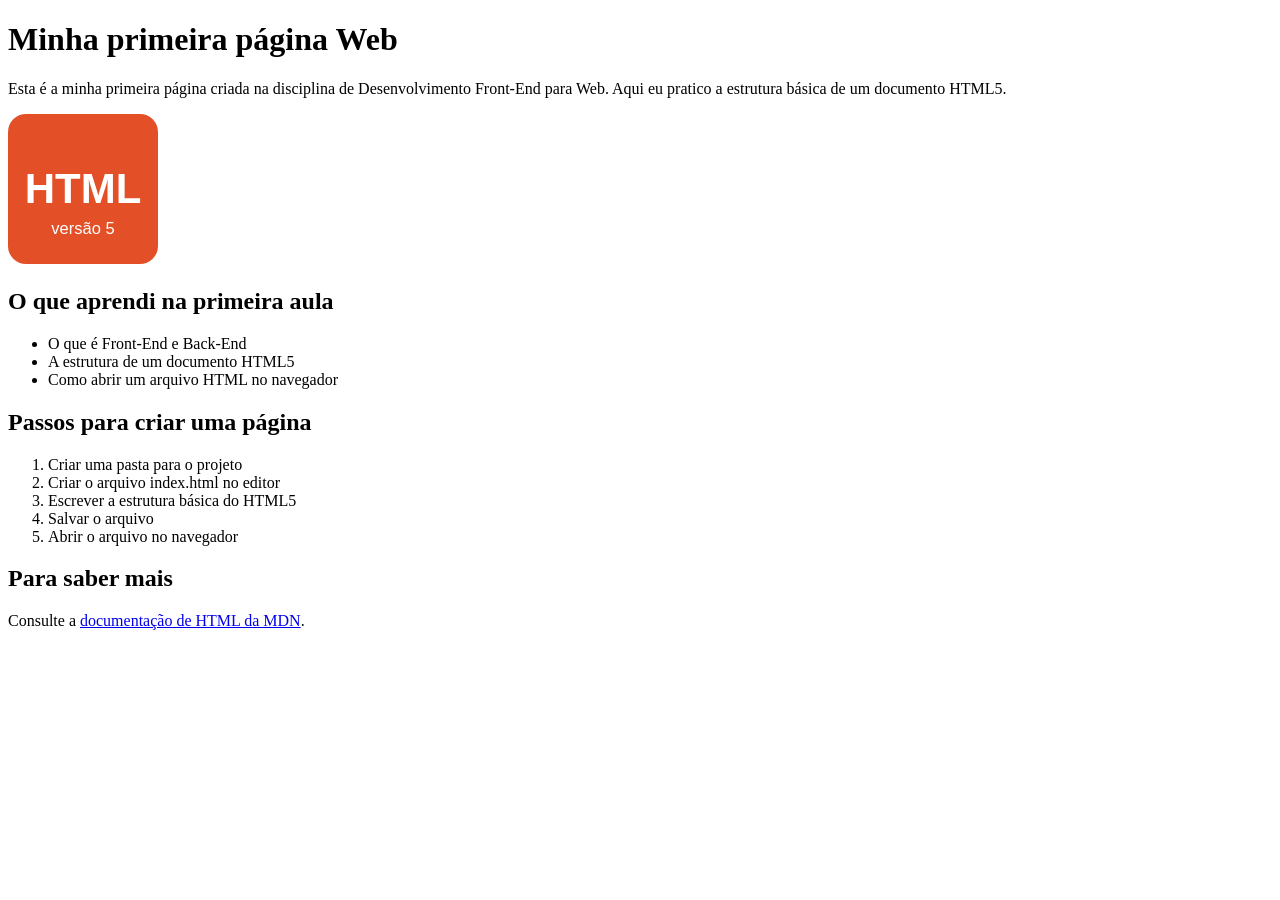
<file: exercicio01-primeira-aula/index.html>
<!DOCTYPE html>
<html lang="pt-BR">
<head>
  <meta charset="UTF-8">
  <meta name="viewport" content="width=device-width, initial-scale=1.0">
  <title>Minha primeira página Web</title>
</head>
<body>
  <h1>Minha primeira página Web</h1>

  <p>Esta é a minha primeira página criada na disciplina de Desenvolvimento Front-End para Web.
    Aqui eu pratico a estrutura básica de um documento HTML5.</p>

  <img src="imagens/html5.svg" alt="Ícone laranja com a palavra HTML e o texto versão 5" width="150">

  <h2>O que aprendi na primeira aula</h2>
  <ul>
    <li>O que é Front-End e Back-End</li>
    <li>A estrutura de um documento HTML5</li>
    <li>Como abrir um arquivo HTML no navegador</li>
  </ul>

  <h2>Passos para criar uma página</h2>
  <ol>
    <li>Criar uma pasta para o projeto</li>
    <li>Criar o arquivo index.html no editor</li>
    <li>Escrever a estrutura básica do HTML5</li>
    <li>Salvar o arquivo</li>
    <li>Abrir o arquivo no navegador</li>
  </ol>

  <h2>Para saber mais</h2>
  <p>
    Consulte a
    <a href="https://developer.mozilla.org/pt-BR/docs/Web/HTML" target="_blank" rel="noopener noreferrer">documentação de HTML da MDN</a>.
  </p>
</body>
</html>
</file>
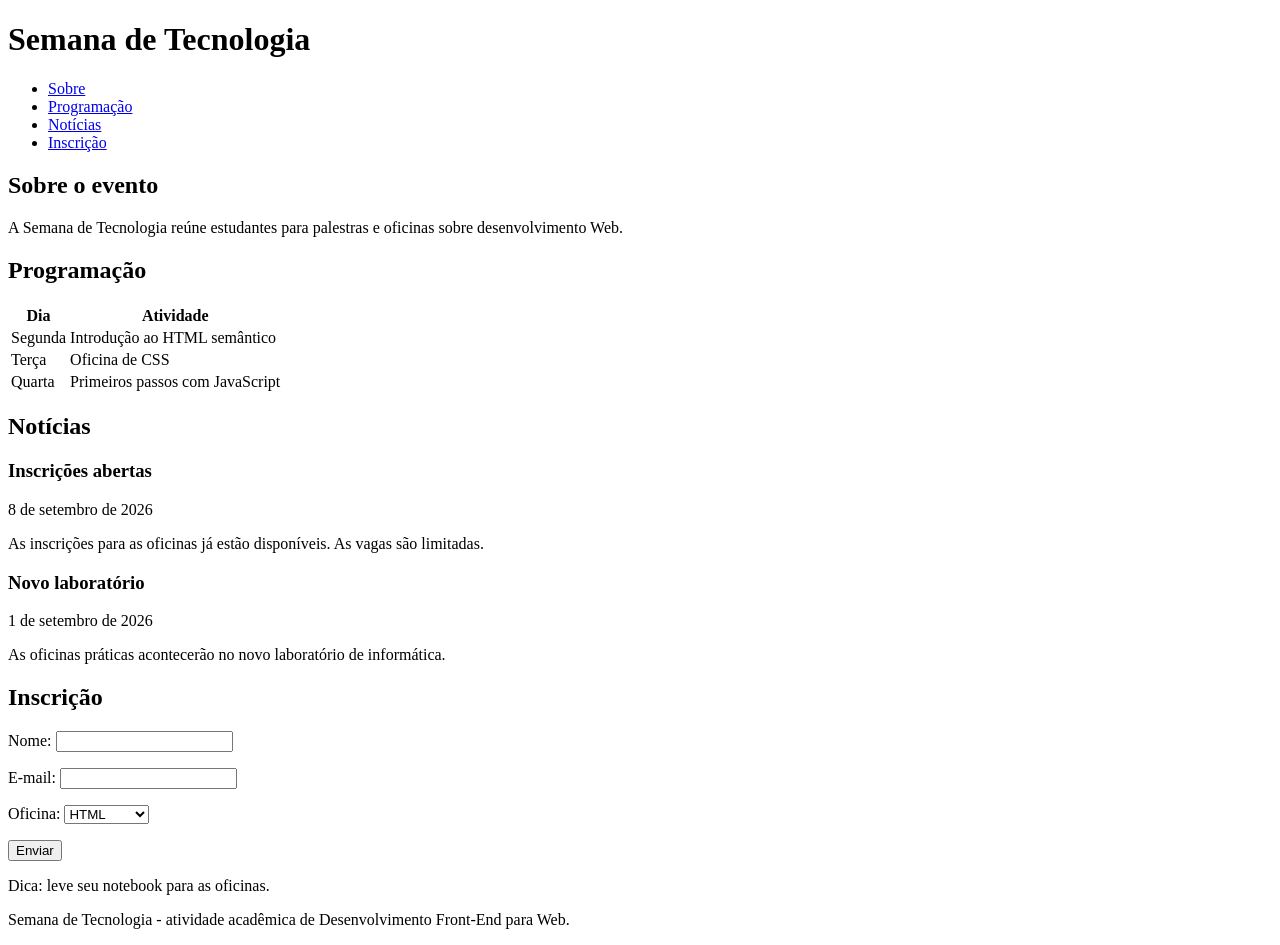
<file: exercicio02-pagina-semantica/index.html>
<!DOCTYPE html>
<html lang="pt-BR">
<head>
  <meta charset="UTF-8">
  <meta name="viewport" content="width=device-width, initial-scale=1.0">
  <title>Página Semântica - Semana de Tecnologia</title>
</head>
<body>
  <header>
    <h1>Semana de Tecnologia</h1>
    <nav>
      <ul>
        <li><a href="#sobre">Sobre</a></li>
        <li><a href="#programacao">Programação</a></li>
        <li><a href="#noticias">Notícias</a></li>
        <li><a href="#inscricao">Inscrição</a></li>
      </ul>
    </nav>
  </header>

  <main>
    <section id="sobre">
      <h2>Sobre o evento</h2>
      <p>A Semana de Tecnologia reúne estudantes para palestras e oficinas sobre desenvolvimento Web.</p>
    </section>

    <section id="programacao">
      <h2>Programação</h2>
      <table>
        <thead>
          <tr>
            <th>Dia</th>
            <th>Atividade</th>
          </tr>
        </thead>
        <tbody>
          <tr>
            <td>Segunda</td>
            <td>Introdução ao HTML semântico</td>
          </tr>
          <tr>
            <td>Terça</td>
            <td>Oficina de CSS</td>
          </tr>
          <tr>
            <td>Quarta</td>
            <td>Primeiros passos com JavaScript</td>
          </tr>
        </tbody>
      </table>
    </section>

    <section id="noticias">
      <h2>Notícias</h2>
      <article>
        <h3>Inscrições abertas</h3>
        <p><time datetime="2026-09-08">8 de setembro de 2026</time></p>
        <p>As inscrições para as oficinas já estão disponíveis. As vagas são limitadas.</p>
      </article>
      <article>
        <h3>Novo laboratório</h3>
        <p><time datetime="2026-09-01">1 de setembro de 2026</time></p>
        <p>As oficinas práticas acontecerão no novo laboratório de informática.</p>
      </article>
    </section>

    <section id="inscricao">
      <h2>Inscrição</h2>
      <form>
        <p>
          <label for="nome">Nome:</label>
          <input type="text" id="nome" name="nome" required>
        </p>
        <p>
          <label for="email">E-mail:</label>
          <input type="email" id="email" name="email" required>
        </p>
        <p>
          <label for="oficina">Oficina:</label>
          <select id="oficina" name="oficina">
            <option value="html">HTML</option>
            <option value="css">CSS</option>
            <option value="js">JavaScript</option>
          </select>
        </p>
        <button type="button">Enviar</button>
      </form>
    </section>
  </main>

  <aside>
    <p>Dica: leve seu notebook para as oficinas.</p>
  </aside>

  <footer>
    <p>Semana de Tecnologia - atividade acadêmica de Desenvolvimento Front-End para Web.</p>
  </footer>
</body>
</html>
</file>
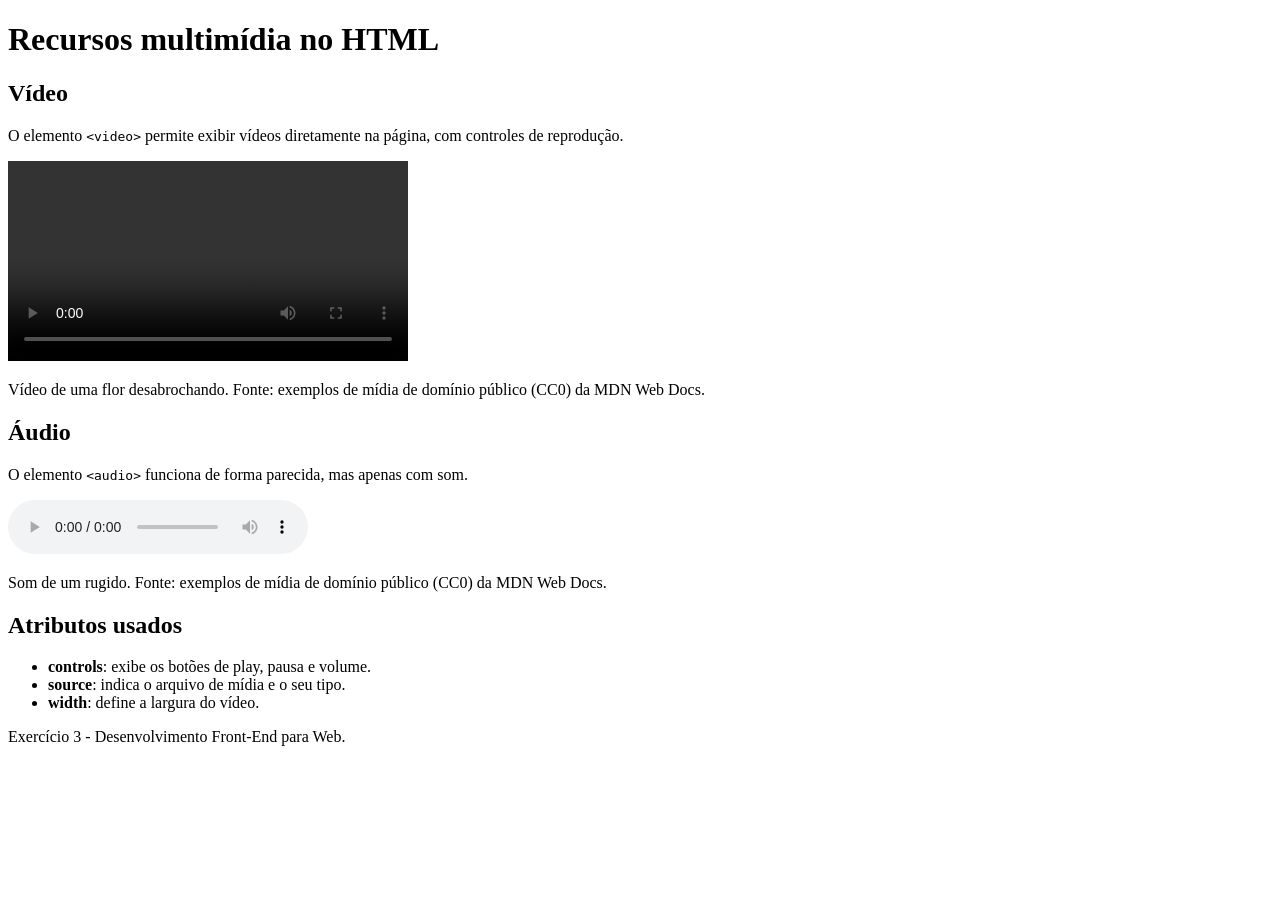
<file: exercicio03-video/index.html>
<!DOCTYPE html>
<html lang="pt-BR">
<head>
  <meta charset="UTF-8">
  <meta name="viewport" content="width=device-width, initial-scale=1.0">
  <title>Recursos multimídia - Vídeo e Áudio</title>
</head>
<body>
  <header>
    <h1>Recursos multimídia no HTML</h1>
  </header>

  <main>
    <section>
      <h2>Vídeo</h2>
      <p>O elemento <code>&lt;video&gt;</code> permite exibir vídeos diretamente na página, com controles de reprodução.</p>
      <video controls width="400">
        <source src="https://interactive-examples.mdn.mozilla.net/media/cc0-videos/flower.mp4" type="video/mp4">
        <source src="https://interactive-examples.mdn.mozilla.net/media/cc0-videos/flower.webm" type="video/webm">
        Seu navegador não suporta o elemento de vídeo.
      </video>
      <p>Vídeo de uma flor desabrochando. Fonte: exemplos de mídia de domínio público (CC0) da MDN Web Docs.</p>
    </section>

    <section>
      <h2>Áudio</h2>
      <p>O elemento <code>&lt;audio&gt;</code> funciona de forma parecida, mas apenas com som.</p>
      <audio controls>
        <source src="https://interactive-examples.mdn.mozilla.net/media/cc0-audio/t-rex-roar.mp3" type="audio/mpeg">
        Seu navegador não suporta o elemento de áudio.
      </audio>
      <p>Som de um rugido. Fonte: exemplos de mídia de domínio público (CC0) da MDN Web Docs.</p>
    </section>

    <section>
      <h2>Atributos usados</h2>
      <ul>
        <li><strong>controls</strong>: exibe os botões de play, pausa e volume.</li>
        <li><strong>source</strong>: indica o arquivo de mídia e o seu tipo.</li>
        <li><strong>width</strong>: define a largura do vídeo.</li>
      </ul>
    </section>
  </main>

  <footer>
    <p>Exercício 3 - Desenvolvimento Front-End para Web.</p>
  </footer>
</body>
</html>
</file>
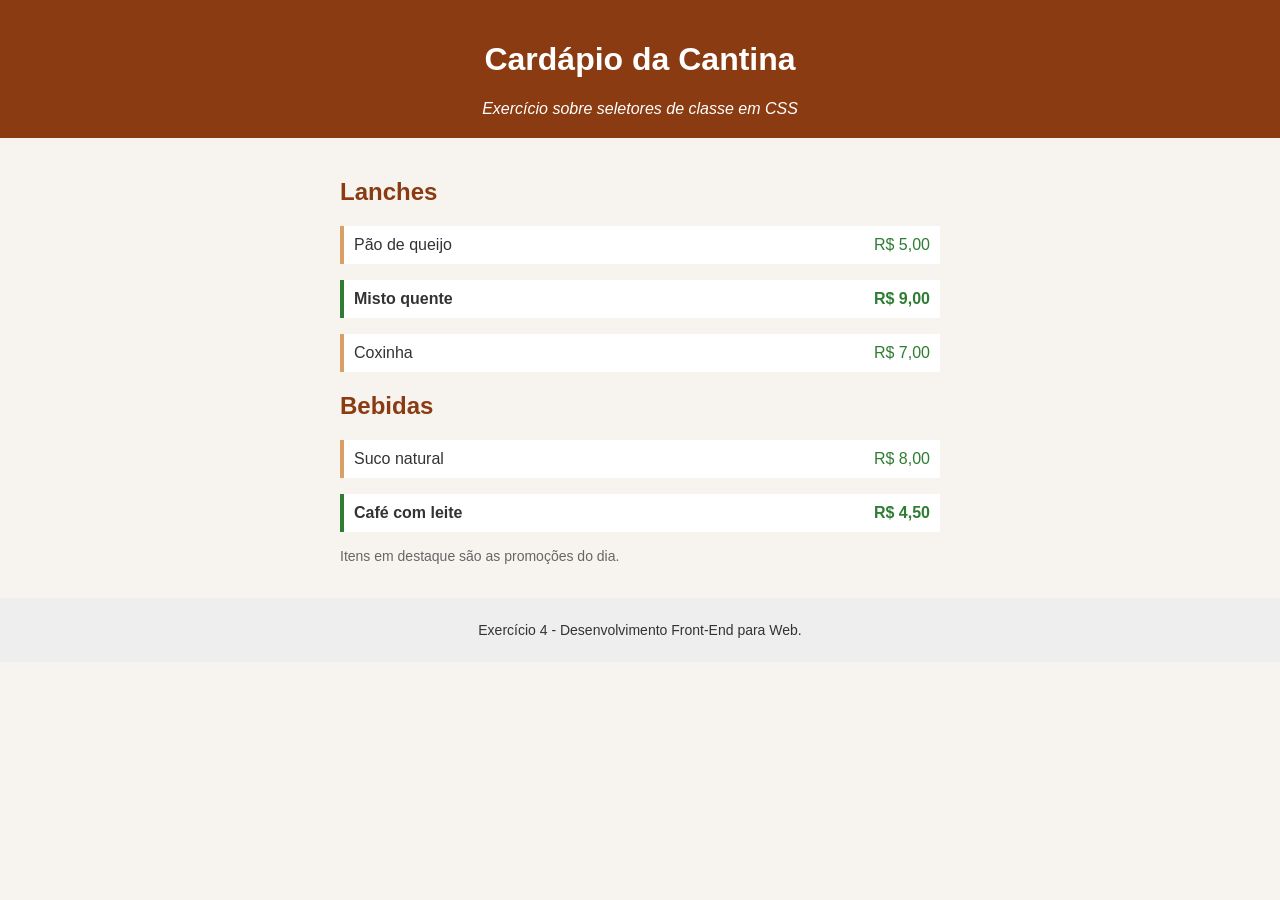
<file: exercicio04-classe-css/index.html>
<!DOCTYPE html>
<html lang="pt-BR">
<head>
  <meta charset="UTF-8">
  <meta name="viewport" content="width=device-width, initial-scale=1.0">
  <title>Classes em CSS - Cardápio da Cantina</title>
  <link rel="stylesheet" href="css/estilo.css">
</head>
<body>
  <header class="cabecalho">
    <h1>Cardápio da Cantina</h1>
    <p class="subtitulo">Exercício sobre seletores de classe em CSS</p>
  </header>

  <main class="conteudo">
    <h2>Lanches</h2>
    <p class="item">Pão de queijo <span class="preco">R$ 5,00</span></p>
    <p class="item destaque">Misto quente <span class="preco">R$ 9,00</span></p>
    <p class="item">Coxinha <span class="preco">R$ 7,00</span></p>

    <h2>Bebidas</h2>
    <p class="item">Suco natural <span class="preco">R$ 8,00</span></p>
    <p class="item destaque">Café com leite <span class="preco">R$ 4,50</span></p>

    <p class="aviso">Itens em destaque são as promoções do dia.</p>
  </main>

  <footer class="rodape">
    <p>Exercício 4 - Desenvolvimento Front-End para Web.</p>
  </footer>
</body>
</html>
</file>
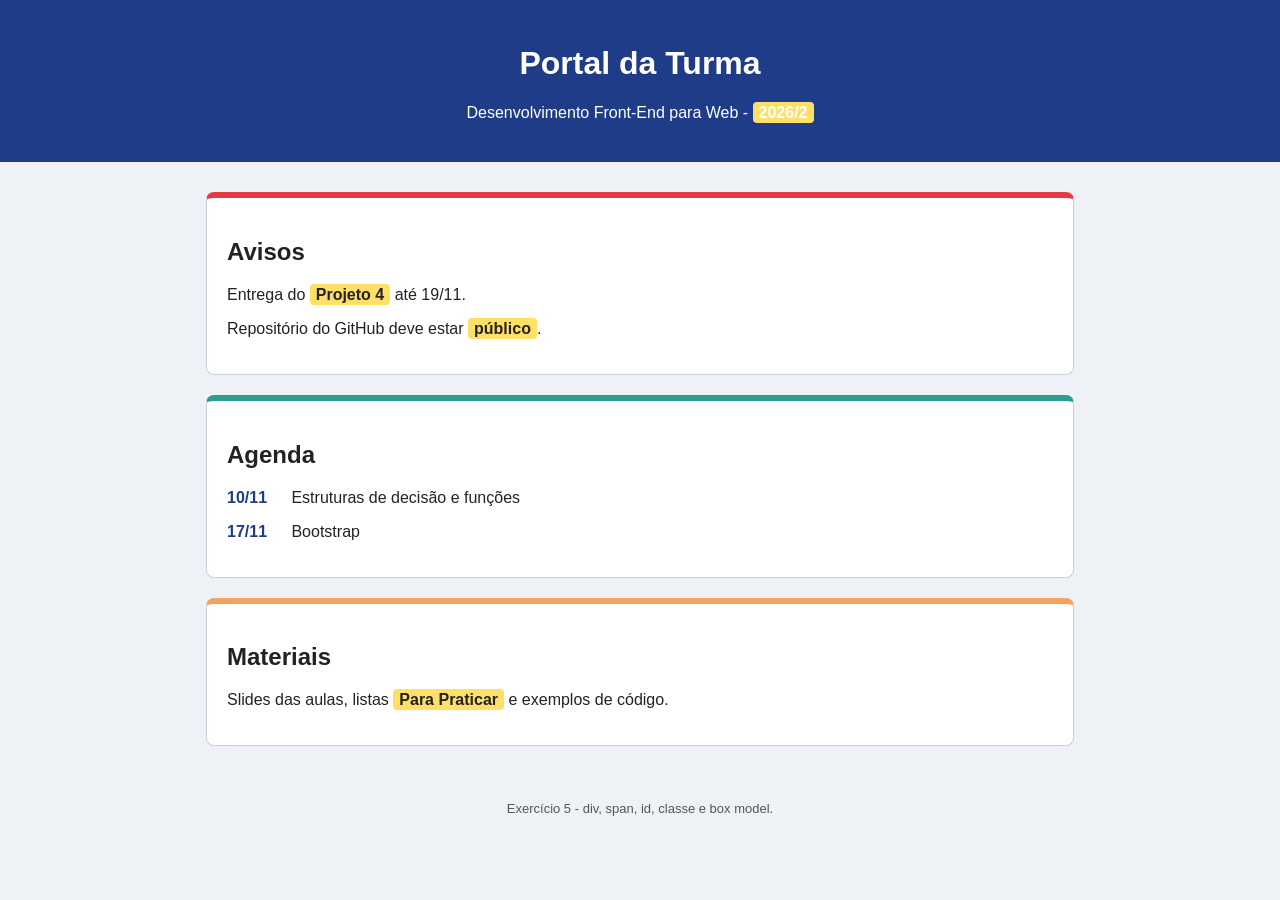
<file: exercicio05-portal-da-turma/index.html>
<!DOCTYPE html>
<html lang="pt-BR">
<head>
  <meta charset="UTF-8">
  <meta name="viewport" content="width=device-width, initial-scale=1.0">
  <title>Portal da Turma</title>
  <link rel="stylesheet" href="css/estilo.css">
</head>
<body>
  <header id="topo">
    <h1>Portal da Turma</h1>
    <p>Desenvolvimento Front-End para Web - <span class="destaque">2026/2</span></p>
  </header>

  <div class="container">
    <div class="caixa" id="avisos">
      <h2>Avisos</h2>
      <p>Entrega do <span class="destaque">Projeto 4</span> até 19/11.</p>
      <p>Repositório do GitHub deve estar <span class="destaque">público</span>.</p>
    </div>

    <div class="caixa" id="agenda">
      <h2>Agenda</h2>
      <p><span class="data">10/11</span> Estruturas de decisão e funções</p>
      <p><span class="data">17/11</span> Bootstrap</p>
    </div>

    <div class="caixa" id="materiais">
      <h2>Materiais</h2>
      <p>Slides das aulas, listas <span class="destaque">Para Praticar</span> e exemplos de código.</p>
    </div>
  </div>

  <footer class="rodape">
    <p>Exercício 5 - div, span, id, classe e box model.</p>
  </footer>
</body>
</html>
</file>
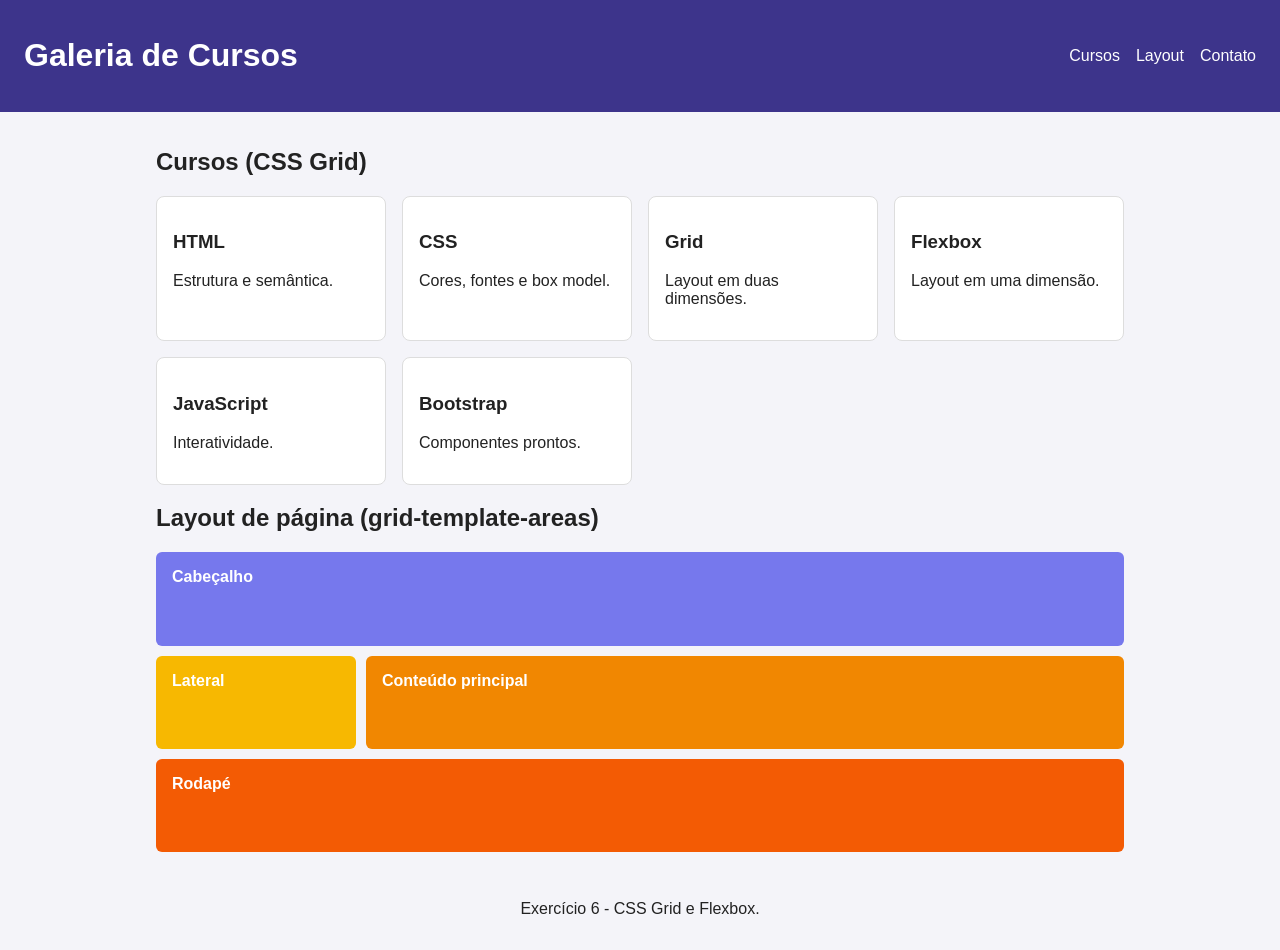
<file: exercicio06-grid/index.html>
<!DOCTYPE html>
<html lang="pt-BR">
<head>
  <meta charset="UTF-8">
  <meta name="viewport" content="width=device-width, initial-scale=1.0">
  <title>CSS Grid e Flexbox - Galeria de Cursos</title>
  <link rel="stylesheet" href="css/estilo.css">
</head>
<body>
  <header class="topo">
    <h1>Galeria de Cursos</h1>
    <nav class="menu">
      <a href="#cursos">Cursos</a>
      <a href="#layout">Layout</a>
      <a href="#contato">Contato</a>
    </nav>
  </header>

  <main>
    <section id="cursos">
      <h2>Cursos (CSS Grid)</h2>
      <div class="grade">
        <div class="cartao"><h3>HTML</h3><p>Estrutura e semântica.</p></div>
        <div class="cartao"><h3>CSS</h3><p>Cores, fontes e box model.</p></div>
        <div class="cartao"><h3>Grid</h3><p>Layout em duas dimensões.</p></div>
        <div class="cartao"><h3>Flexbox</h3><p>Layout em uma dimensão.</p></div>
        <div class="cartao"><h3>JavaScript</h3><p>Interatividade.</p></div>
        <div class="cartao"><h3>Bootstrap</h3><p>Componentes prontos.</p></div>
      </div>
    </section>

    <section id="layout">
      <h2>Layout de página (grid-template-areas)</h2>
      <div class="pagina">
        <div class="area-cabecalho">Cabeçalho</div>
        <div class="area-lateral">Lateral</div>
        <div class="area-principal">Conteúdo principal</div>
        <div class="area-rodape">Rodapé</div>
      </div>
    </section>
  </main>

  <footer id="contato" class="rodape">
    <p>Exercício 6 - CSS Grid e Flexbox.</p>
  </footer>
</body>
</html>
</file>
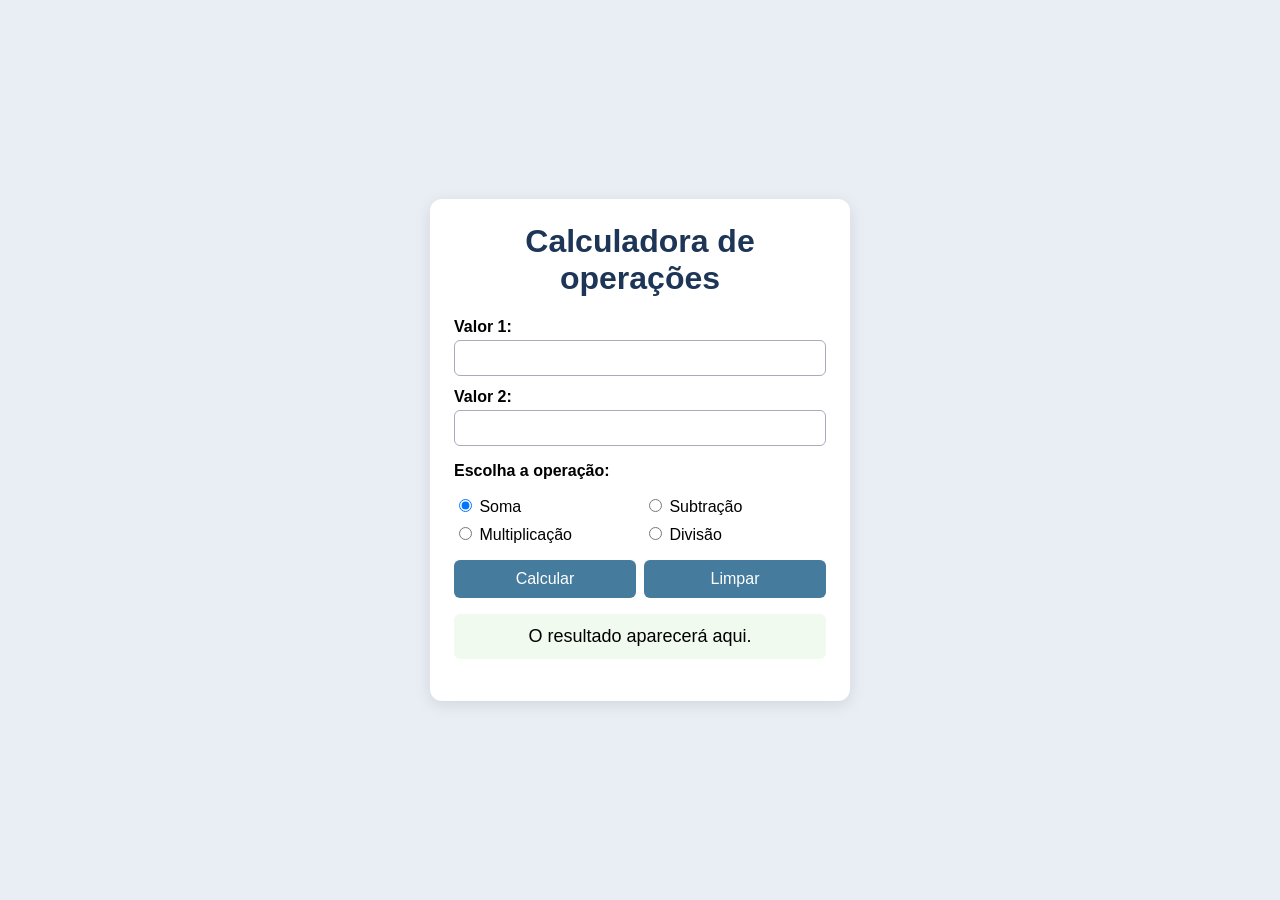
<file: exercicio07-calculadora/index.html>
<!DOCTYPE html>
<html lang="pt-BR">
<head>
  <meta charset="UTF-8">
  <meta name="viewport" content="width=device-width, initial-scale=1.0">
  <title>Calculadora de operações</title>
  <link rel="stylesheet" href="css/estilo.css">
  <script src="js/script.js" defer></script>
</head>
<body>
  <main>
    <h1>Calculadora de operações</h1>

    <form id="formulario-calculadora">
      <div class="campo">
        <label for="valor1">Valor 1:</label>
        <input type="number" id="valor1" name="valor1" step="any">
      </div>

      <div class="campo">
        <label for="valor2">Valor 2:</label>
        <input type="number" id="valor2" name="valor2" step="any">
      </div>

      <p class="titulo-opcoes">Escolha a operação:</p>

      <div class="opcoes">
        <label for="soma">
          <input type="radio" id="soma" name="operacao" value="soma" checked>
          Soma
        </label>
        <label for="subtracao">
          <input type="radio" id="subtracao" name="operacao" value="subtracao">
          Subtração
        </label>
        <label for="multiplicacao">
          <input type="radio" id="multiplicacao" name="operacao" value="multiplicacao">
          Multiplicação
        </label>
        <label for="divisao">
          <input type="radio" id="divisao" name="operacao" value="divisao">
          Divisão
        </label>
      </div>

      <div class="botoes">
        <button type="button" id="botao-calcular">Calcular</button>
        <button type="reset" id="botao-limpar">Limpar</button>
      </div>
    </form>

    <p id="resultado" class="resultado">O resultado aparecerá aqui.</p>
  </main>
</body>
</html>
</file>
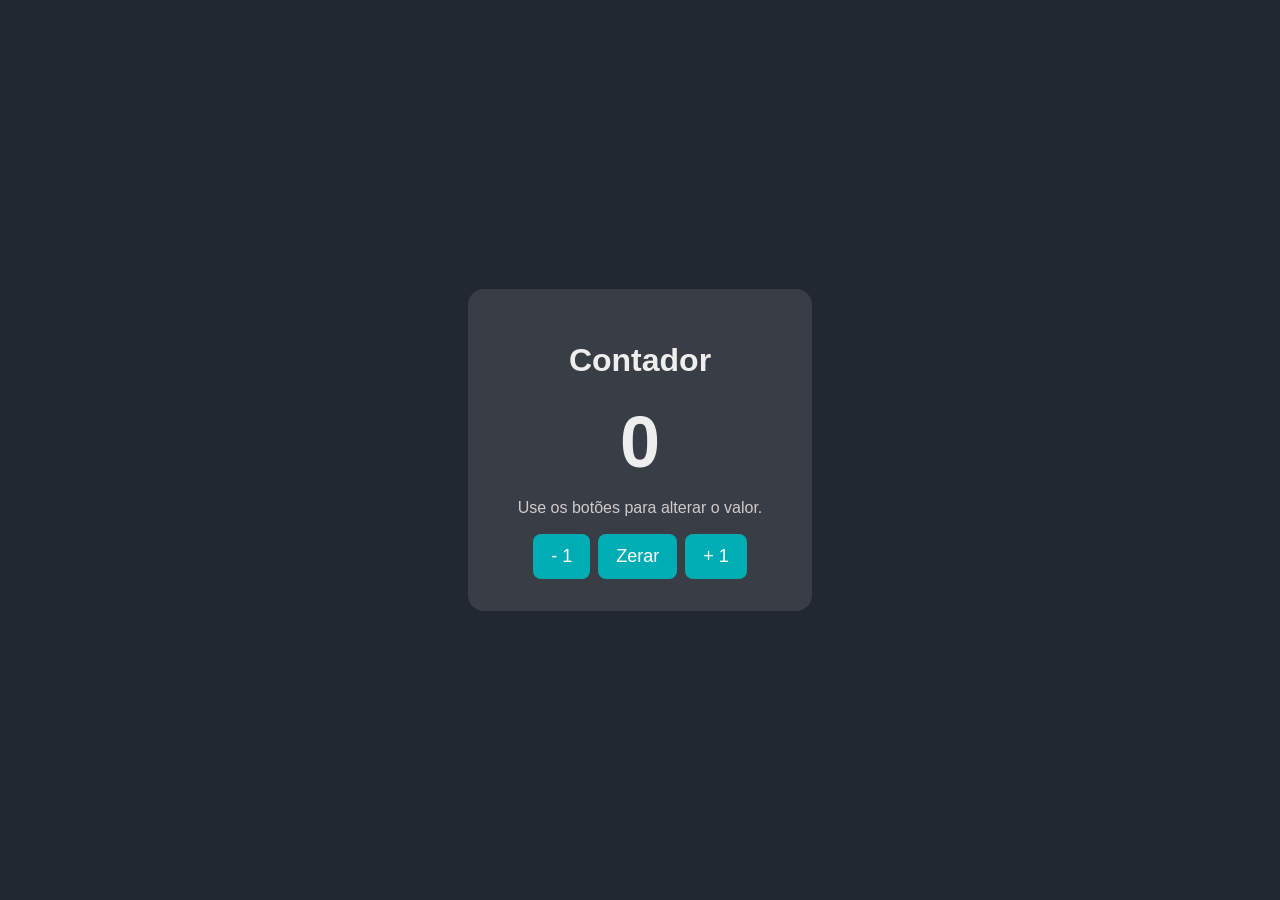
<file: exercicio08-contador/index.html>
<!DOCTYPE html>
<html lang="pt-BR">
<head>
  <meta charset="UTF-8">
  <meta name="viewport" content="width=device-width, initial-scale=1.0">
  <title>Contador</title>
  <link rel="stylesheet" href="css/estilo.css">
  <script src="js/script.js" defer></script>
</head>
<body>
  <main class="painel">
    <h1>Contador</h1>
    <p id="numero" class="numero">0</p>
    <p id="mensagem" class="mensagem">Use os botões para alterar o valor.</p>

    <div class="botoes">
      <button type="button" id="botao-diminuir">- 1</button>
      <button type="button" id="botao-zerar">Zerar</button>
      <button type="button" id="botao-aumentar">+ 1</button>
    </div>
  </main>
</body>
</html>
</file>
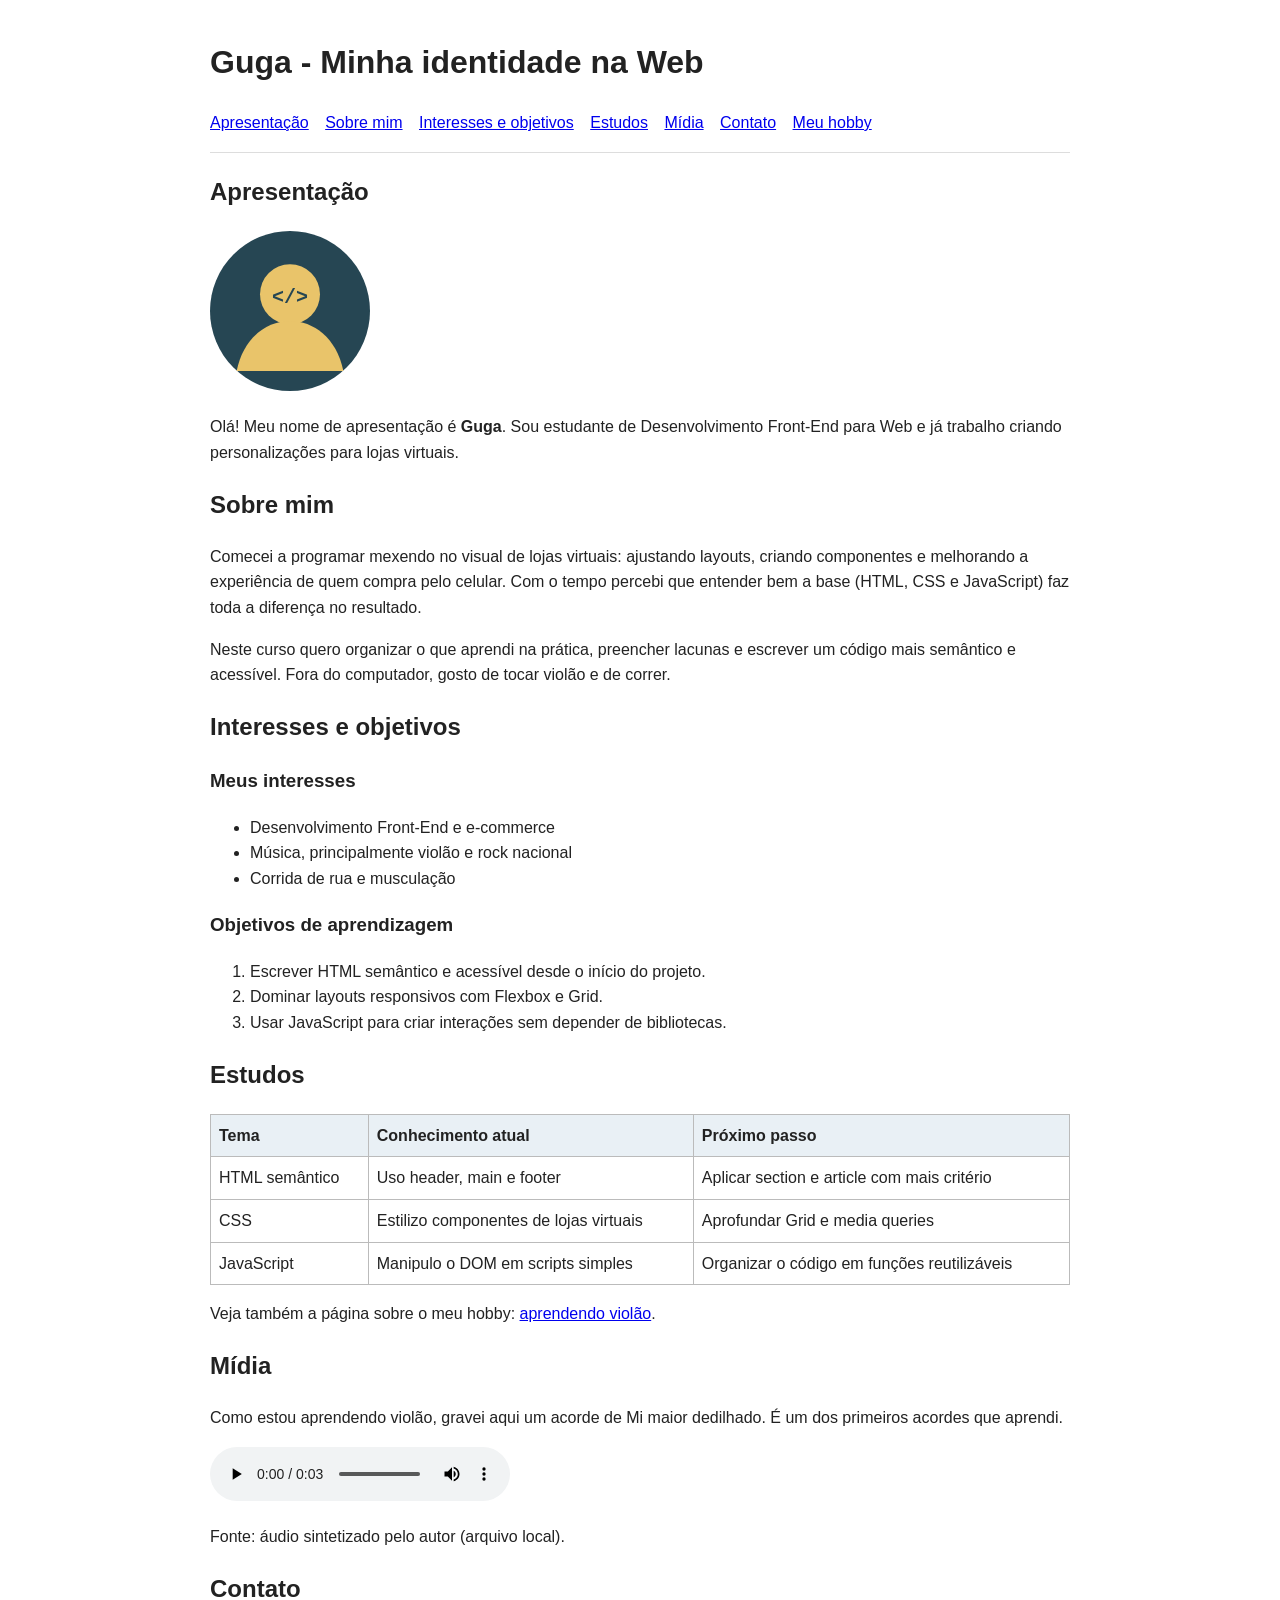
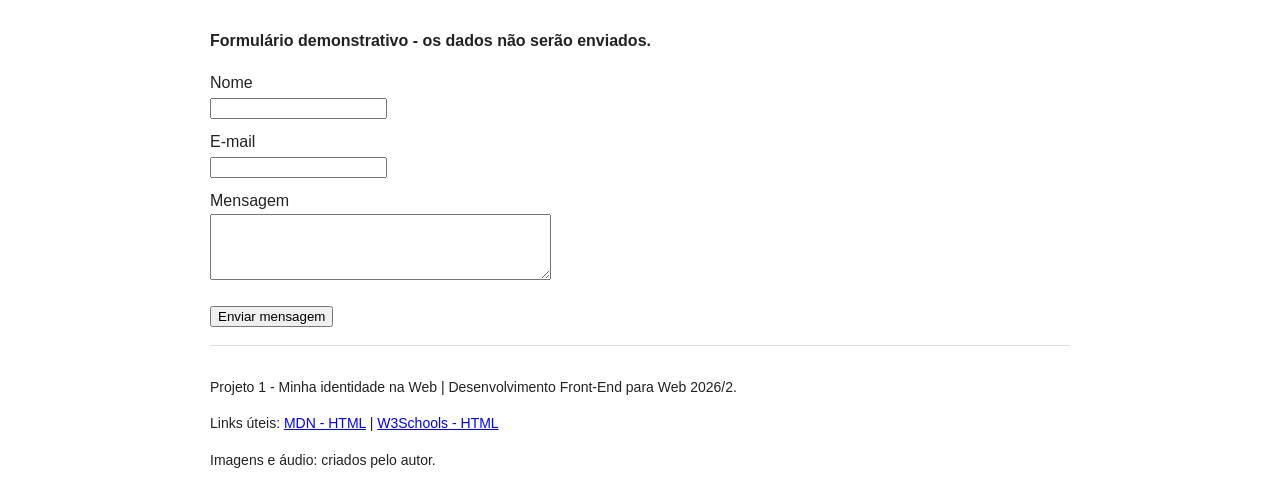
<file: projeto1_pagina_pessoal/index.html>
<!DOCTYPE html>
<html lang="pt-BR">
<head>
  <meta charset="UTF-8">
  <meta name="viewport" content="width=device-width, initial-scale=1.0">
  <title>Guga - Minha identidade na Web</title>
  <style>
    body {
      font-family: Arial, Helvetica, sans-serif;
      max-width: 860px;
      margin: 0 auto;
      padding: 0 16px;
      line-height: 1.6;
      color: #222;
    }
    header, footer {
      padding: 16px 0;
      border-bottom: 1px solid #ddd;
    }
    footer {
      border-top: 1px solid #ddd;
      border-bottom: none;
      font-size: 14px;
    }
    nav a {
      margin-right: 12px;
    }
    table {
      border-collapse: collapse;
      width: 100%;
    }
    th, td {
      border: 1px solid #bbb;
      padding: 8px;
      text-align: left;
    }
    th {
      background-color: #e9f0f5;
    }
    label {
      display: block;
      margin-top: 8px;
    }
  </style>
</head>
<body>
  <header>
    <h1>Guga - Minha identidade na Web</h1>
    <nav>
      <a href="#apresentacao">Apresentação</a>
      <a href="#sobre">Sobre mim</a>
      <a href="#interesses">Interesses e objetivos</a>
      <a href="#estudos">Estudos</a>
      <a href="#midia">Mídia</a>
      <a href="#contato">Contato</a>
      <a href="paginas/interesses.html">Meu hobby</a>
    </nav>
  </header>

  <main>
    <section id="apresentacao">
      <h2>Apresentação</h2>
      <img src="imagens/avatar.svg" alt="Avatar ilustrado de uma pessoa com o símbolo de código no rosto" width="160">
      <p>Olá! Meu nome de apresentação é <strong>Guga</strong>. Sou estudante de Desenvolvimento
        Front-End para Web e já trabalho criando personalizações para lojas virtuais.</p>
    </section>

    <section id="sobre">
      <h2>Sobre mim</h2>
      <p>Comecei a programar mexendo no visual de lojas virtuais: ajustando layouts, criando
        componentes e melhorando a experiência de quem compra pelo celular. Com o tempo percebi
        que entender bem a base (HTML, CSS e JavaScript) faz toda a diferença no resultado.</p>
      <p>Neste curso quero organizar o que aprendi na prática, preencher lacunas e escrever um
        código mais semântico e acessível. Fora do computador, gosto de tocar violão e de correr.</p>
    </section>

    <section id="interesses">
      <h2>Interesses e objetivos</h2>
      <h3>Meus interesses</h3>
      <ul>
        <li>Desenvolvimento Front-End e e-commerce</li>
        <li>Música, principalmente violão e rock nacional</li>
        <li>Corrida de rua e musculação</li>
      </ul>

      <h3>Objetivos de aprendizagem</h3>
      <ol>
        <li>Escrever HTML semântico e acessível desde o início do projeto.</li>
        <li>Dominar layouts responsivos com Flexbox e Grid.</li>
        <li>Usar JavaScript para criar interações sem depender de bibliotecas.</li>
      </ol>
    </section>

    <section id="estudos">
      <h2>Estudos</h2>
      <table>
        <thead>
          <tr>
            <th>Tema</th>
            <th>Conhecimento atual</th>
            <th>Próximo passo</th>
          </tr>
        </thead>
        <tbody>
          <tr>
            <td>HTML semântico</td>
            <td>Uso header, main e footer</td>
            <td>Aplicar section e article com mais critério</td>
          </tr>
          <tr>
            <td>CSS</td>
            <td>Estilizo componentes de lojas virtuais</td>
            <td>Aprofundar Grid e media queries</td>
          </tr>
          <tr>
            <td>JavaScript</td>
            <td>Manipulo o DOM em scripts simples</td>
            <td>Organizar o código em funções reutilizáveis</td>
          </tr>
        </tbody>
      </table>
      <p>Veja também a página sobre o meu hobby:
        <a href="paginas/interesses.html">aprendendo violão</a>.</p>
    </section>

    <section id="midia">
      <h2>Mídia</h2>
      <p>Como estou aprendendo violão, gravei aqui um acorde de Mi maior dedilhado.
        É um dos primeiros acordes que aprendi.</p>
      <audio controls>
        <source src="midias/acorde-mi-maior.wav" type="audio/wav">
        Seu navegador não suporta o elemento de áudio.
      </audio>
      <p>Fonte: áudio sintetizado pelo autor (arquivo local).</p>
    </section>

    <section id="contato">
      <h2>Contato</h2>
      <p><strong>Formulário demonstrativo - os dados não serão enviados.</strong></p>
      <form>
        <label for="nome">Nome</label>
        <input type="text" id="nome" name="nome" required>

        <label for="email">E-mail</label>
        <input type="email" id="email" name="email" required>

        <label for="mensagem">Mensagem</label>
        <textarea id="mensagem" name="mensagem" rows="4" cols="40"></textarea>

        <p><button type="button">Enviar mensagem</button></p>
      </form>
    </section>
  </main>

  <footer>
    <p>Projeto 1 - Minha identidade na Web | Desenvolvimento Front-End para Web 2026/2.</p>
    <p>Links úteis:
      <a href="https://developer.mozilla.org/pt-BR/docs/Web/HTML" target="_blank" rel="noopener noreferrer">MDN - HTML</a> |
      <a href="https://www.w3schools.com/html/" target="_blank" rel="noopener noreferrer">W3Schools - HTML</a>
    </p>
    <p>Imagens e áudio: criados pelo autor.</p>
  </footer>
</body>
</html>
</file>
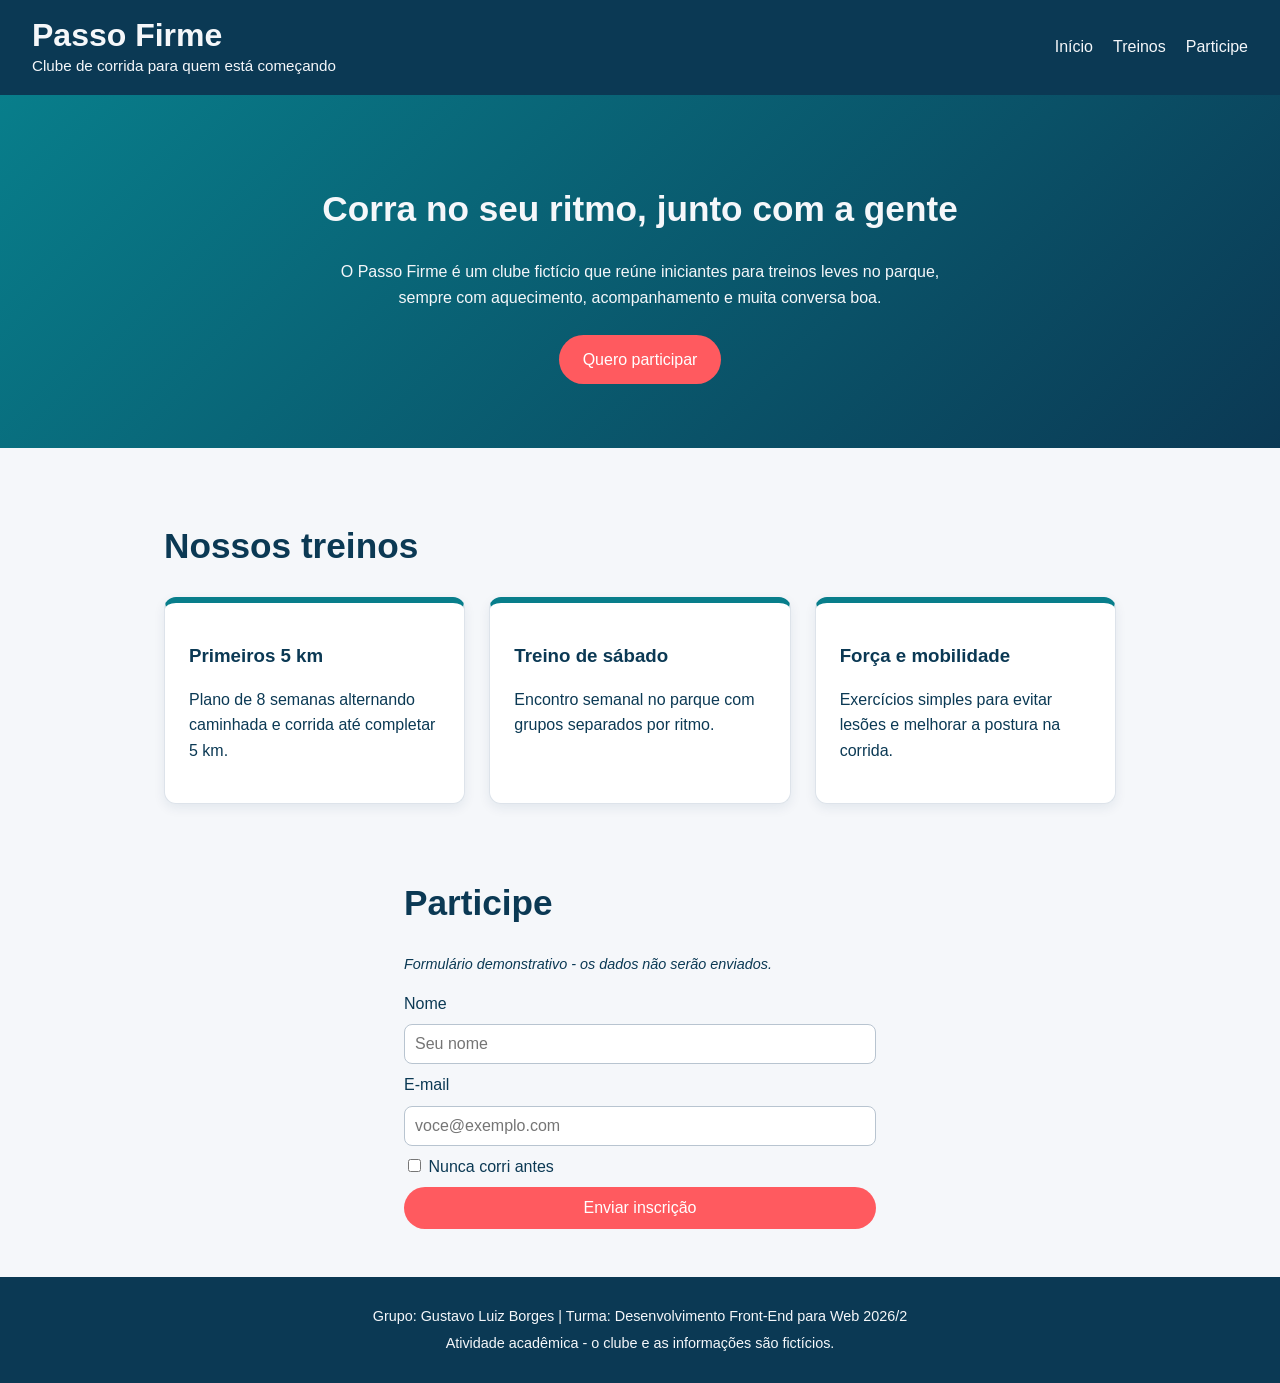
<file: projeto2_interface_express/index.html>
<!DOCTYPE html>
<html lang="pt-BR">
<head>
  <meta charset="UTF-8">
  <meta name="viewport" content="width=device-width, initial-scale=1.0">
  <title>Passo Firme - Clube de Corrida</title>
  <link rel="stylesheet" href="css/estilo.css">
</head>
<body>
  <header class="cabecalho">
    <div class="marca">
      <h1>Passo Firme</h1>
      <p class="slogan">Clube de corrida para quem está começando</p>
    </div>
    <nav id="menu-principal" class="menu">
      <a href="#apresentacao">Início</a>
      <a href="#destaques">Treinos</a>
      <a href="#contato">Participe</a>
    </nav>
  </header>

  <main>
    <section id="apresentacao" class="apresentacao">
      <h2>Corra no seu ritmo, junto com a gente</h2>
      <p>O Passo Firme é um clube fictício que reúne iniciantes para treinos leves no parque,
        sempre com aquecimento, acompanhamento e muita conversa boa.</p>
      <a href="#contato" class="botao">Quero participar</a>
    </section>

    <section id="destaques" class="destaques">
      <h2>Nossos treinos</h2>
      <div class="cards">
        <article class="card">
          <h3>Primeiros 5 km</h3>
          <p>Plano de 8 semanas alternando caminhada e corrida até completar 5 km.</p>
        </article>
        <article class="card">
          <h3>Treino de sábado</h3>
          <p>Encontro semanal no parque com grupos separados por ritmo.</p>
        </article>
        <article class="card">
          <h3>Força e mobilidade</h3>
          <p>Exercícios simples para evitar lesões e melhorar a postura na corrida.</p>
        </article>
      </div>
    </section>

    <section id="contato" class="contato">
      <h2>Participe</h2>
      <p class="aviso">Formulário demonstrativo - os dados não serão enviados.</p>
      <form class="formulario">
        <label for="nome">Nome</label>
        <input type="text" id="nome" name="nome" placeholder="Seu nome" required>

        <label for="email">E-mail</label>
        <input type="email" id="email" name="email" placeholder="voce@exemplo.com" required>

        <label class="opcao" for="iniciante">
          <input type="checkbox" id="iniciante" name="iniciante">
          Nunca corri antes
        </label>

        <button type="button" class="botao">Enviar inscrição</button>
      </form>
    </section>
  </main>

  <footer class="rodape">
    <p>Grupo: Gustavo Luiz Borges | Turma: Desenvolvimento Front-End para Web 2026/2</p>
    <p>Atividade acadêmica - o clube e as informações são fictícios.</p>
  </footer>
</body>
</html>
</file>
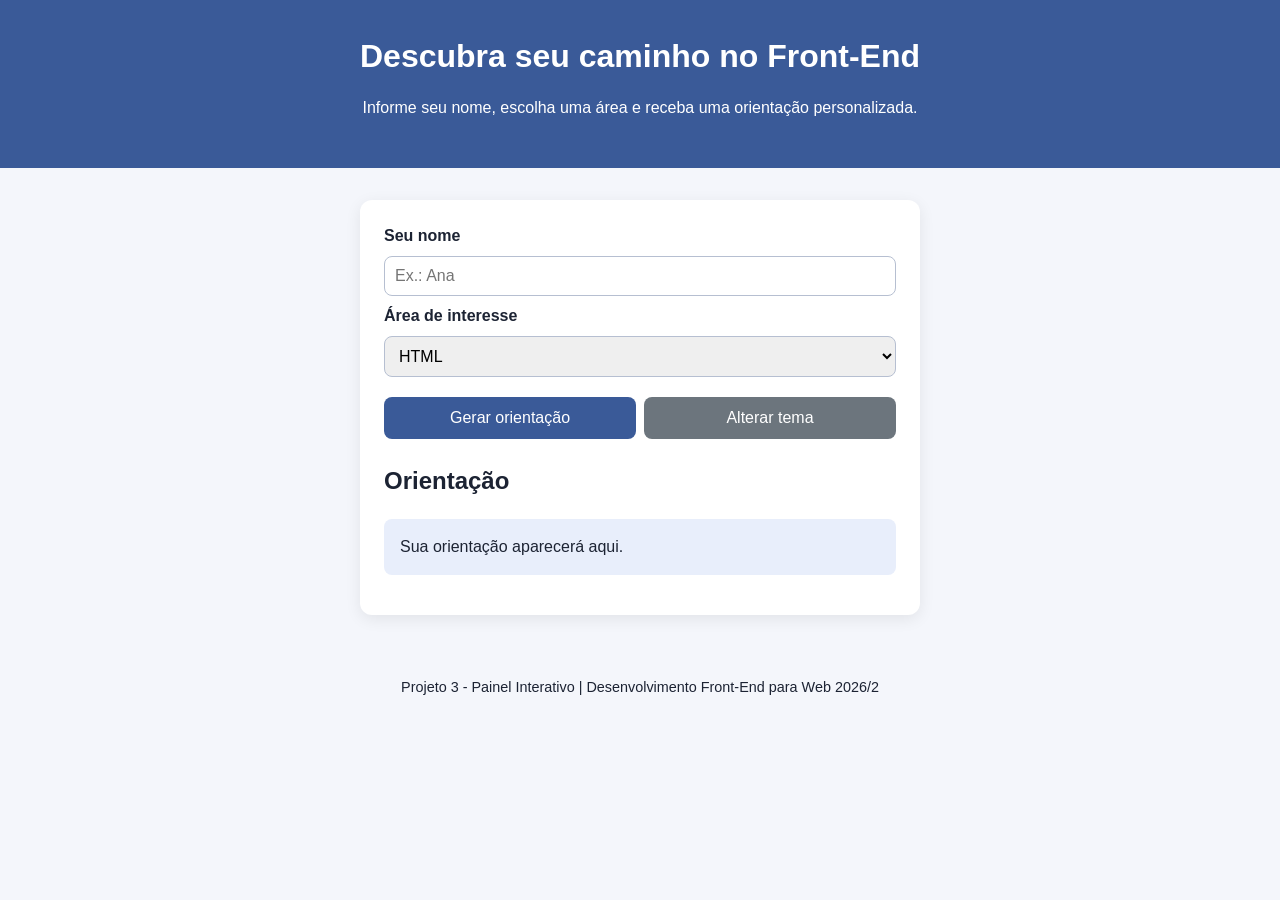
<file: projeto3_javascript/index.html>
<!DOCTYPE html>
<html lang="pt-BR">
<head>
  <meta charset="UTF-8">
  <meta name="viewport" content="width=device-width, initial-scale=1.0">
  <title>Descubra seu caminho no Front-End</title>
  <link rel="stylesheet" href="css/estilo.css">
  <script src="js/script.js" defer></script>
</head>
<body>
  <header class="cabecalho">
    <h1>Descubra seu caminho no Front-End</h1>
    <p>Informe seu nome, escolha uma área e receba uma orientação personalizada.</p>
  </header>

  <main class="painel">
    <form id="formulario" class="formulario">
      <label for="nome">Seu nome</label>
      <input type="text" id="nome" name="nome" placeholder="Ex.: Ana">

      <label for="area">Área de interesse</label>
      <select id="area" name="area">
        <option value="html">HTML</option>
        <option value="css">CSS</option>
        <option value="javascript">JavaScript</option>
      </select>

      <div class="botoes">
        <button type="button" id="botao-orientacao" class="botao">Gerar orientação</button>
        <button type="button" id="botao-tema" class="botao botao-secundario">Alterar tema</button>
      </div>
    </form>

    <section class="area-resultado" aria-live="polite">
      <h2>Orientação</h2>
      <p id="resultado" class="resultado">Sua orientação aparecerá aqui.</p>
    </section>
  </main>

  <footer class="rodape">
    <p>Projeto 3 - Painel Interativo | Desenvolvimento Front-End para Web 2026/2</p>
  </footer>
</body>
</html>
</file>
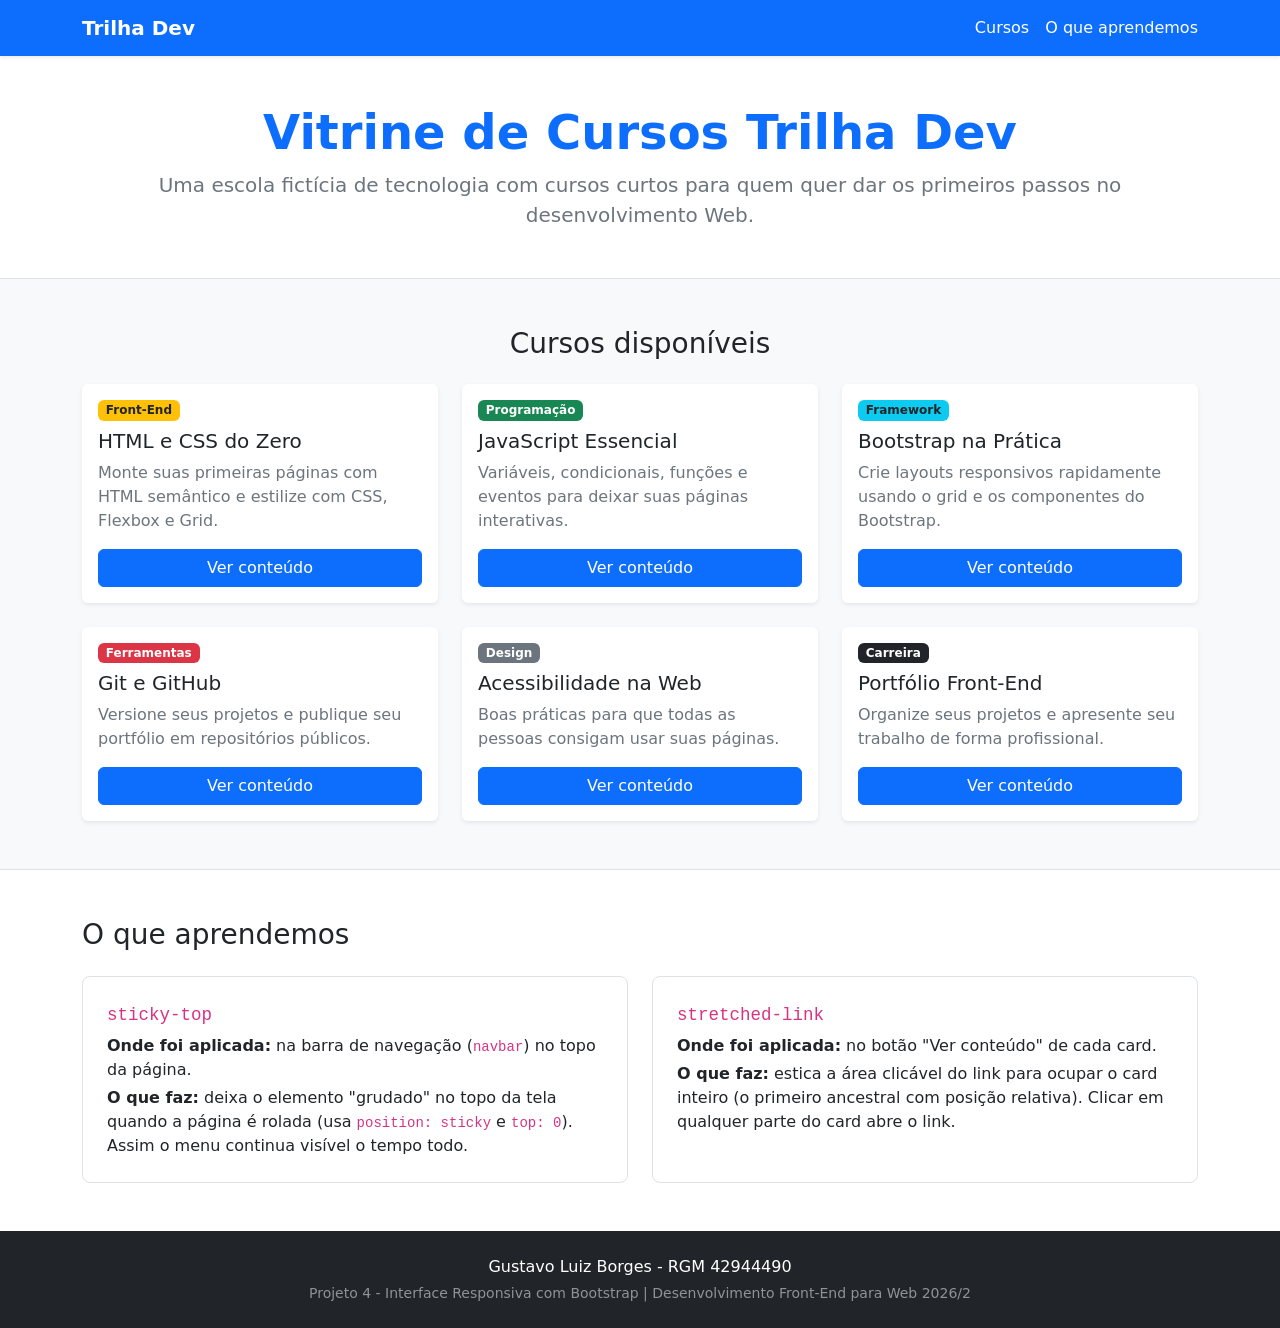
<file: projeto4_bootstrap/index.html>
<!DOCTYPE html>
<html lang="pt-BR">
<head>
  <meta charset="UTF-8">
  <meta name="viewport" content="width=device-width, initial-scale=1.0">
  <title>Trilha Dev - Vitrine de Cursos</title>
  <link href="https://cdn.jsdelivr.net/npm/bootstrap@5.3.3/dist/css/bootstrap.min.css" rel="stylesheet">
</head>
<body class="bg-light">

  <!-- Nova classe 1: sticky-top (barra fixa no topo ao rolar) -->
  <nav class="navbar navbar-dark bg-primary sticky-top shadow-sm">
    <div class="container">
      <a class="navbar-brand fw-bold" href="#topo">Trilha Dev</a>
      <div class="d-flex gap-3">
        <a class="nav-link text-white" href="#cursos">Cursos</a>
        <a class="nav-link text-white" href="#aprendemos">O que aprendemos</a>
      </div>
    </div>
  </nav>

  <!-- Cabeçalho -->
  <header id="topo" class="bg-white border-bottom py-5 text-center">
    <div class="container">
      <h1 class="display-5 fw-bold text-primary">Vitrine de Cursos Trilha Dev</h1>
      <p class="lead text-secondary mb-0">
        Uma escola fictícia de tecnologia com cursos curtos para quem quer dar os primeiros passos no desenvolvimento Web.
      </p>
    </div>
  </header>

  <!-- Cards -->
  <main id="cursos" class="container py-5">
    <h2 class="h3 mb-4 text-center">Cursos disponíveis</h2>

    <div class="row g-4">
      <div class="col-12 col-md-6 col-lg-4">
        <div class="card h-100 shadow-sm border-0">
          <div class="card-body d-flex flex-column">
            <span class="badge bg-warning text-dark align-self-start mb-2">Front-End</span>
            <h3 class="card-title h5">HTML e CSS do Zero</h3>
            <p class="card-text text-secondary">Monte suas primeiras páginas com HTML semântico e estilize com CSS, Flexbox e Grid.</p>
            <!-- Nova classe 2: stretched-link (o card inteiro vira clicável) -->
            <a href="https://developer.mozilla.org/pt-BR/docs/Learn/HTML" target="_blank" rel="noopener noreferrer" class="btn btn-primary mt-auto stretched-link">Ver conteúdo</a>
          </div>
        </div>
      </div>

      <div class="col-12 col-md-6 col-lg-4">
        <div class="card h-100 shadow-sm border-0">
          <div class="card-body d-flex flex-column">
            <span class="badge bg-success align-self-start mb-2">Programação</span>
            <h3 class="card-title h5">JavaScript Essencial</h3>
            <p class="card-text text-secondary">Variáveis, condicionais, funções e eventos para deixar suas páginas interativas.</p>
            <a href="https://developer.mozilla.org/pt-BR/docs/Learn/JavaScript" target="_blank" rel="noopener noreferrer" class="btn btn-primary mt-auto stretched-link">Ver conteúdo</a>
          </div>
        </div>
      </div>

      <div class="col-12 col-md-6 col-lg-4">
        <div class="card h-100 shadow-sm border-0">
          <div class="card-body d-flex flex-column">
            <span class="badge bg-info text-dark align-self-start mb-2">Framework</span>
            <h3 class="card-title h5">Bootstrap na Prática</h3>
            <p class="card-text text-secondary">Crie layouts responsivos rapidamente usando o grid e os componentes do Bootstrap.</p>
            <a href="https://getbootstrap.com/docs/5.3/getting-started/introduction/" target="_blank" rel="noopener noreferrer" class="btn btn-primary mt-auto stretched-link">Ver conteúdo</a>
          </div>
        </div>
      </div>

      <div class="col-12 col-md-6 col-lg-4">
        <div class="card h-100 shadow-sm border-0">
          <div class="card-body d-flex flex-column">
            <span class="badge bg-danger align-self-start mb-2">Ferramentas</span>
            <h3 class="card-title h5">Git e GitHub</h3>
            <p class="card-text text-secondary">Versione seus projetos e publique seu portfólio em repositórios públicos.</p>
            <a href="https://docs.github.com/pt/get-started" target="_blank" rel="noopener noreferrer" class="btn btn-primary mt-auto stretched-link">Ver conteúdo</a>
          </div>
        </div>
      </div>

      <div class="col-12 col-md-6 col-lg-4">
        <div class="card h-100 shadow-sm border-0">
          <div class="card-body d-flex flex-column">
            <span class="badge bg-secondary align-self-start mb-2">Design</span>
            <h3 class="card-title h5">Acessibilidade na Web</h3>
            <p class="card-text text-secondary">Boas práticas para que todas as pessoas consigam usar suas páginas.</p>
            <a href="https://developer.mozilla.org/pt-BR/docs/Web/Accessibility" target="_blank" rel="noopener noreferrer" class="btn btn-primary mt-auto stretched-link">Ver conteúdo</a>
          </div>
        </div>
      </div>

      <div class="col-12 col-md-6 col-lg-4">
        <div class="card h-100 shadow-sm border-0">
          <div class="card-body d-flex flex-column">
            <span class="badge bg-dark align-self-start mb-2">Carreira</span>
            <h3 class="card-title h5">Portfólio Front-End</h3>
            <p class="card-text text-secondary">Organize seus projetos e apresente seu trabalho de forma profissional.</p>
            <a href="https://pages.github.com/" target="_blank" rel="noopener noreferrer" class="btn btn-primary mt-auto stretched-link">Ver conteúdo</a>
          </div>
        </div>
      </div>
    </div>
  </main>

  <!-- O que aprendemos -->
  <section id="aprendemos" class="bg-white border-top py-5">
    <div class="container">
      <h2 class="h3 mb-4">O que aprendemos</h2>
      <div class="row g-4">
        <div class="col-12 col-md-6">
          <div class="p-4 border rounded-3 h-100">
            <h3 class="h5"><code>sticky-top</code></h3>
            <p class="mb-1"><strong>Onde foi aplicada:</strong> na barra de navegação (<code>navbar</code>) no topo da página.</p>
            <p class="mb-0"><strong>O que faz:</strong> deixa o elemento "grudado" no topo da tela quando a página é rolada
              (usa <code>position: sticky</code> e <code>top: 0</code>). Assim o menu continua visível o tempo todo.</p>
          </div>
        </div>
        <div class="col-12 col-md-6">
          <div class="p-4 border rounded-3 h-100">
            <h3 class="h5"><code>stretched-link</code></h3>
            <p class="mb-1"><strong>Onde foi aplicada:</strong> no botão "Ver conteúdo" de cada card.</p>
            <p class="mb-0"><strong>O que faz:</strong> estica a área clicável do link para ocupar o card inteiro
              (o primeiro ancestral com posição relativa). Clicar em qualquer parte do card abre o link.</p>
          </div>
        </div>
      </div>
    </div>
  </section>

  <!-- Rodapé -->
  <footer class="bg-dark text-white text-center py-4">
    <p class="mb-1">Gustavo Luiz Borges - RGM 42944490</p>
    <p class="mb-0 small text-white-50">Projeto 4 - Interface Responsiva com Bootstrap | Desenvolvimento Front-End para Web 2026/2</p>
  </footer>

</body>
</html>
</file>
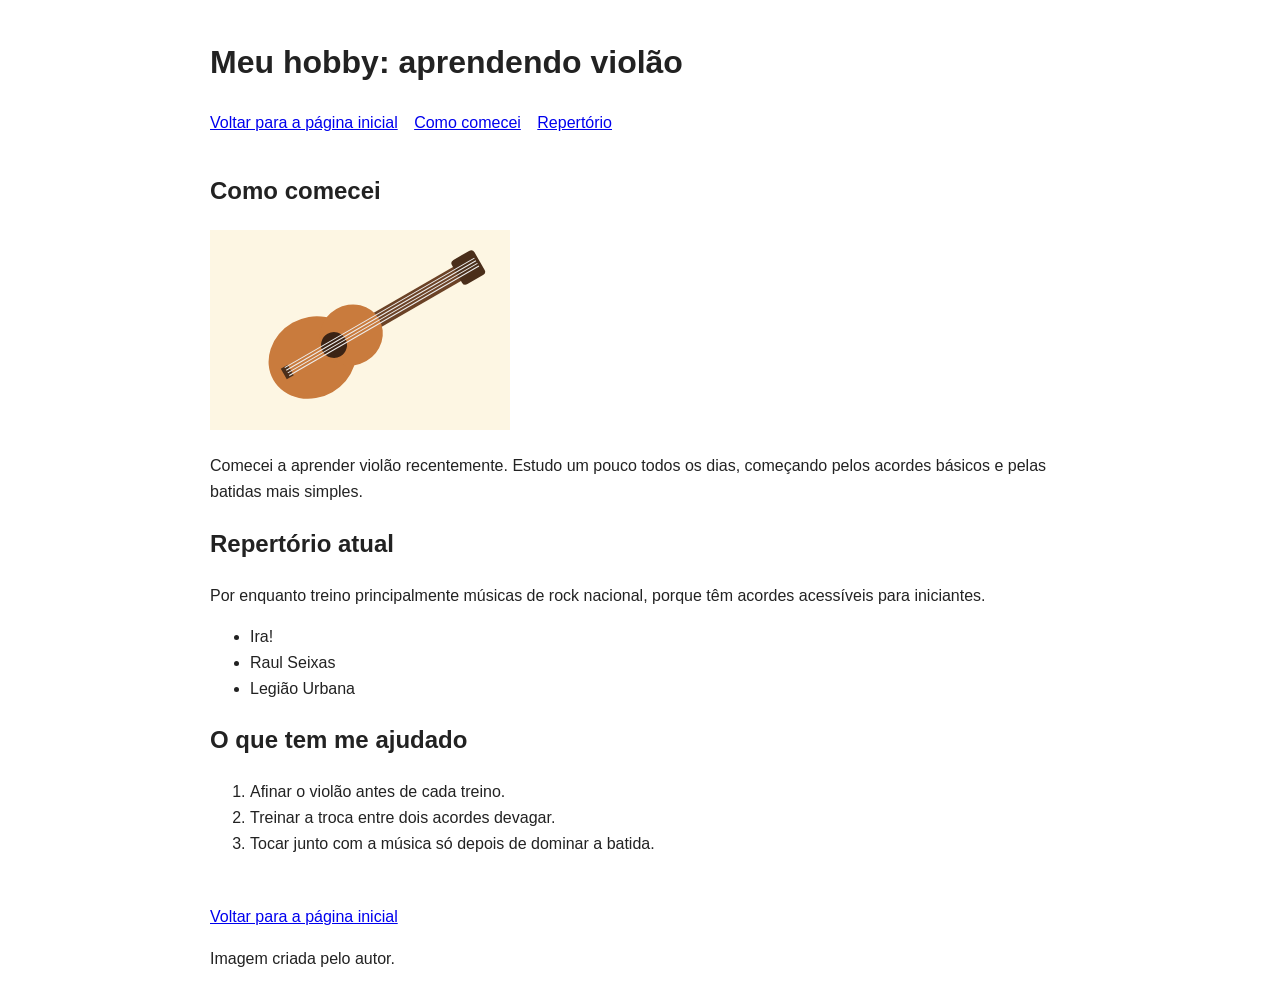
<file: projeto1_pagina_pessoal/paginas/interesses.html>
<!DOCTYPE html>
<html lang="pt-BR">
<head>
  <meta charset="UTF-8">
  <meta name="viewport" content="width=device-width, initial-scale=1.0">
  <title>Meu hobby: aprendendo violão</title>
  <style>
    body {
      font-family: Arial, Helvetica, sans-serif;
      max-width: 860px;
      margin: 0 auto;
      padding: 0 16px;
      line-height: 1.6;
      color: #222;
    }
    header, footer {
      padding: 16px 0;
    }
    nav a {
      margin-right: 12px;
    }
  </style>
</head>
<body>
  <header>
    <h1>Meu hobby: aprendendo violão</h1>
    <nav>
      <a href="../index.html">Voltar para a página inicial</a>
      <a href="#comeco">Como comecei</a>
      <a href="#repertorio">Repertório</a>
    </nav>
  </header>

  <main>
    <section id="comeco">
      <h2>Como comecei</h2>
      <img src="../imagens/violao.svg" alt="Ilustração de um violão de madeira inclinado" width="300">
      <p>Comecei a aprender violão recentemente. Estudo um pouco todos os dias, começando pelos
        acordes básicos e pelas batidas mais simples.</p>
    </section>

    <section id="repertorio">
      <h2>Repertório atual</h2>
      <p>Por enquanto treino principalmente músicas de rock nacional, porque têm acordes
        acessíveis para iniciantes.</p>
      <ul>
        <li>Ira!</li>
        <li>Raul Seixas</li>
        <li>Legião Urbana</li>
      </ul>
    </section>

    <section id="dicas">
      <h2>O que tem me ajudado</h2>
      <ol>
        <li>Afinar o violão antes de cada treino.</li>
        <li>Treinar a troca entre dois acordes devagar.</li>
        <li>Tocar junto com a música só depois de dominar a batida.</li>
      </ol>
    </section>
  </main>

  <footer>
    <p><a href="../index.html">Voltar para a página inicial</a></p>
    <p>Imagem criada pelo autor.</p>
  </footer>
</body>
</html>
</file>
<file: exercicio04-classe-css/css/estilo.css>
/* Seletores de elemento */
body {
  font-family: Arial, Helvetica, sans-serif;
  margin: 0;
  background-color: #f7f3ee;
  color: #333;
}

h2 {
  color: #8a3b12;
}

/* Seletores de classe */
.cabecalho {
  background-color: #8a3b12;
  color: #fff;
  padding: 20px;
  text-align: center;
}

.subtitulo {
  font-style: italic;
  margin: 0;
}

.conteudo {
  max-width: 600px;
  margin: 0 auto;
  padding: 20px;
}

.item {
  background-color: #fff;
  padding: 10px;
  border-left: 4px solid #d9a066;
}

.destaque {
  border-left-color: #2e7d32;
  font-weight: bold;
}

.preco {
  float: right;
  color: #2e7d32;
}

.aviso {
  font-size: 14px;
  color: #666;
}

.rodape {
  text-align: center;
  font-size: 14px;
  padding: 10px;
  background-color: #eee;
}
</file>
<file: exercicio05-portal-da-turma/css/estilo.css>
* {
  box-sizing: border-box;
}

body {
  font-family: Verdana, Geneva, sans-serif;
  margin: 0;
  background-color: #eef2f7;
  color: #222;
}

/* Seletor de id */
#topo {
  background-color: #1f3c88;
  color: #fff;
  padding: 24px;
  text-align: center;
}

#avisos {
  border-top: 6px solid #e63946;
}

#agenda {
  border-top: 6px solid #2a9d8f;
}

#materiais {
  border-top: 6px solid #f4a261;
}

/* Classes */
.container {
  max-width: 900px;
  margin: 30px auto;
  padding: 0 16px;
}

/* Box model: width, padding, border, margin */
.caixa {
  width: 100%;
  background-color: #fff;
  padding: 20px;
  margin-bottom: 20px;
  border: 1px solid #ccd;
  border-radius: 8px;
}

/* span em linha */
.destaque {
  background-color: #ffe066;
  padding: 2px 6px;
  border-radius: 4px;
  font-weight: bold;
}

.data {
  display: inline-block;
  width: 60px;
  color: #1f3c88;
  font-weight: bold;
}

.rodape {
  text-align: center;
  padding: 12px;
  font-size: 13px;
  color: #555;
}
</file>
<file: exercicio06-grid/css/estilo.css>
* {
  box-sizing: border-box;
}

body {
  margin: 0;
  font-family: Arial, Helvetica, sans-serif;
  background-color: #f4f4f9;
  color: #222;
}

/* Flexbox no cabeçalho */
.topo {
  display: flex;
  justify-content: space-between;
  align-items: center;
  flex-wrap: wrap;
  gap: 12px;
  padding: 16px 24px;
  background-color: #3d348b;
  color: #fff;
}

.menu {
  display: flex;
  gap: 16px;
}

.menu a {
  color: #fff;
  text-decoration: none;
}

main {
  max-width: 1000px;
  margin: 0 auto;
  padding: 16px;
}

/* Grid com colunas flexíveis */
.grade {
  display: grid;
  grid-template-columns: repeat(auto-fit, minmax(200px, 1fr));
  gap: 16px;
}

.cartao {
  background-color: #fff;
  padding: 16px;
  border-radius: 8px;
  border: 1px solid #ddd;
}

/* Grid com áreas nomeadas */
.pagina {
  display: grid;
  grid-template-columns: 200px 1fr;
  grid-template-areas:
    "cabecalho cabecalho"
    "lateral principal"
    "rodape rodape";
  gap: 10px;
  min-height: 300px;
}

.pagina div {
  padding: 16px;
  border-radius: 6px;
  color: #fff;
  font-weight: bold;
}

.area-cabecalho { grid-area: cabecalho; background-color: #7678ed; }
.area-lateral { grid-area: lateral; background-color: #f7b801; }
.area-principal { grid-area: principal; background-color: #f18701; }
.area-rodape { grid-area: rodape; background-color: #f35b04; }

.rodape {
  text-align: center;
  padding: 16px;
}

@media (max-width: 600px) {
  .pagina {
    grid-template-columns: 1fr;
    grid-template-areas:
      "cabecalho"
      "principal"
      "lateral"
      "rodape";
  }
}
</file>
<file: exercicio07-calculadora/css/estilo.css>
* {
  box-sizing: border-box;
}

body {
  margin: 0;
  min-height: 100vh;
  display: flex;
  justify-content: center;
  align-items: center;
  font-family: Arial, Helvetica, sans-serif;
  background-color: #e9eef5;
}

main {
  width: 100%;
  max-width: 420px;
  margin: 16px;
  padding: 24px;
  background-color: #fff;
  border-radius: 12px;
  box-shadow: 0 4px 16px rgba(0, 0, 0, 0.1);
}

h1 {
  margin-top: 0;
  text-align: center;
  color: #1d3557;
}

.campo {
  display: flex;
  flex-direction: column;
  margin-bottom: 12px;
}

.campo label {
  font-weight: bold;
  margin-bottom: 4px;
}

.campo input {
  padding: 8px;
  font-size: 16px;
  border: 1px solid #aab;
  border-radius: 6px;
}

.titulo-opcoes {
  font-weight: bold;
}

.opcoes {
  display: grid;
  grid-template-columns: 1fr 1fr;
  gap: 8px;
}

.botoes {
  display: flex;
  gap: 8px;
  margin-top: 16px;
}

.botoes button {
  flex: 1;
  padding: 10px;
  font-size: 16px;
  border: none;
  border-radius: 6px;
  cursor: pointer;
  background-color: #457b9d;
  color: #fff;
}

.botoes button:hover {
  background-color: #1d3557;
}

.resultado {
  margin-top: 16px;
  padding: 12px;
  border-radius: 6px;
  background-color: #f1faee;
  text-align: center;
  font-size: 18px;
}

.erro {
  background-color: #ffe3e3;
  color: #b00020;
}
</file>
<file: exercicio08-contador/css/estilo.css>
body {
  margin: 0;
  min-height: 100vh;
  display: flex;
  justify-content: center;
  align-items: center;
  font-family: Arial, Helvetica, sans-serif;
  background-color: #222831;
  color: #eeeeee;
}

.painel {
  text-align: center;
  padding: 32px;
  border-radius: 16px;
  background-color: #393e46;
  min-width: 280px;
}

.numero {
  font-size: 72px;
  font-weight: bold;
  margin: 16px 0;
  transition: color 0.3s;
}

.mensagem {
  min-height: 1.2em;
  color: #cccccc;
}

.botoes {
  display: flex;
  gap: 8px;
  justify-content: center;
}

.botoes button {
  padding: 12px 18px;
  font-size: 18px;
  border: none;
  border-radius: 8px;
  cursor: pointer;
  background-color: #00adb5;
  color: #fff;
}

.botoes button:hover {
  background-color: #007f85;
}

.zero { color: #eeeeee; }
.baixo { color: #7bed9f; }
.alto { color: #ffa502; }
.maximo { color: #ff4757; }
</file>
<file: projeto2_interface_express/css/estilo.css>
/* Paleta (4 cores): #0b3954 azul, #087e8b verde-água, #ff5a5f coral, #f5f7fa fundo */

* {
  box-sizing: border-box;
}

/* Seletores de elemento */
body {
  margin: 0;
  font-family: "Segoe UI", Arial, sans-serif;
  line-height: 1.6;
  color: #0b3954;
  background-color: #f5f7fa;
}

h1, h2, h3 {
  line-height: 1.2;
}

/* Propriedade nova 1: clamp() para títulos fluidos */
h2 {
  font-size: clamp(1.4rem, 3vw, 2.2rem);
}

/* Cabeçalho com Flexbox */
.cabecalho {
  display: flex;
  justify-content: space-between;
  align-items: center;
  flex-wrap: wrap;
  gap: 12px;
  padding: 16px 32px;
  background-color: #0b3954;
  color: #f5f7fa;
}

.marca h1 {
  margin: 0;
}

.slogan {
  margin: 0;
  font-size: 0.95rem;
}

/* Seletor de id */
#menu-principal {
  display: flex;
  gap: 20px;
}

/* Seletor hierárquico (descendente) */
.menu a {
  color: #f5f7fa;
  text-decoration: none;
  padding: 4px 0;
  border-bottom: 2px solid transparent;
  transition: border-color 0.3s;
}

.menu a:hover,
.menu a:focus {
  border-bottom-color: #ff5a5f;
}

/* Apresentação: propriedade nova 2: linear-gradient() */
.apresentacao {
  padding: 64px 32px;
  text-align: center;
  color: #f5f7fa;
  background: linear-gradient(135deg, #087e8b, #0b3954);
}

.apresentacao p {
  max-width: 640px;
  margin: 0 auto 24px;
}

.botao {
  display: inline-block;
  padding: 12px 24px;
  border: none;
  border-radius: 999px;
  background-color: #ff5a5f;
  color: #fff;
  font-size: 1rem;
  text-decoration: none;
  cursor: pointer;
  transition: transform 0.2s;
}

.botao:hover,
.botao:focus {
  transform: scale(1.05);
}

/* Destaques: cards com Grid */
.destaques {
  max-width: 1000px;
  margin: 0 auto;
  padding: 48px 24px;
}

.cards {
  display: grid;
  grid-template-columns: repeat(3, 1fr);
  gap: 24px;
}

/* Propriedade testada e mantida: box-shadow */
.card {
  padding: 24px;
  background-color: #fff;
  border: 1px solid #dde3ea;
  border-radius: 12px;
  border-top: 6px solid #087e8b;
  box-shadow: 0 4px 12px rgba(11, 57, 84, 0.08);
}

/* Contato */
.contato {
  max-width: 520px;
  margin: 0 auto 48px;
  padding: 0 24px;
}

.aviso {
  font-size: 0.9rem;
  font-style: italic;
}

.formulario {
  display: flex;
  flex-direction: column;
  gap: 8px;
}

.formulario input[type="text"],
.formulario input[type="email"] {
  padding: 10px;
  border: 1px solid #b8c4d0;
  border-radius: 8px;
  font-size: 1rem;
}

.formulario input:focus {
  outline: 3px solid #087e8b;
  outline-offset: 2px;
}

/* Propriedade nova testada: accent-color (cor do checkbox) */
.opcao input {
  accent-color: #ff5a5f;
}

.rodape {
  padding: 24px;
  text-align: center;
  font-size: 0.9rem;
  color: #f5f7fa;
  background-color: #0b3954;
}

.rodape p {
  margin: 4px 0;
}

/* Responsividade */
@media (max-width: 700px) {
  .cabecalho {
    flex-direction: column;
    text-align: center;
  }

  .cards {
    grid-template-columns: 1fr;
  }
}
</file>
<file: projeto3_javascript/css/estilo.css>
* {
  box-sizing: border-box;
}

body {
  margin: 0;
  font-family: Arial, Helvetica, sans-serif;
  line-height: 1.5;
  background-color: #f4f6fb;
  color: #1c2333;
  transition: background-color 0.3s, color 0.3s;
}

.cabecalho {
  padding: 32px 16px;
  text-align: center;
  background-color: #3a5a98;
  color: #fff;
}

.cabecalho h1 {
  margin: 0 0 8px;
}

.painel {
  max-width: 560px;
  margin: 32px auto;
  padding: 24px;
  background-color: #fff;
  border-radius: 12px;
  box-shadow: 0 4px 16px rgba(0, 0, 0, 0.08);
}

.formulario {
  display: flex;
  flex-direction: column;
  gap: 8px;
}

.formulario label {
  font-weight: bold;
}

.formulario input,
.formulario select {
  padding: 10px;
  font-size: 1rem;
  border: 1px solid #b6bfd1;
  border-radius: 8px;
}

.botoes {
  display: flex;
  gap: 8px;
  margin-top: 12px;
}

.botao {
  flex: 1;
  padding: 12px;
  font-size: 1rem;
  border: none;
  border-radius: 8px;
  cursor: pointer;
  background-color: #3a5a98;
  color: #fff;
  transition: background-color 0.2s;
}

.botao:hover {
  background-color: #263f6e;
}

.botao-secundario {
  background-color: #6c757d;
}

.botao-secundario:hover {
  background-color: #495057;
}

.area-resultado {
  margin-top: 24px;
}

.resultado {
  padding: 16px;
  border-radius: 8px;
  background-color: #e8eefb;
}

.mensagem-sucesso {
  background-color: #e3f6e8;
  border-left: 6px solid #2e9e4f;
}

.mensagem-erro {
  background-color: #fde8e8;
  border-left: 6px solid #c62828;
  color: #8e1b1b;
}

.rodape {
  text-align: center;
  padding: 16px;
  font-size: 0.9rem;
}

/* Tema escuro, ativado pelo JavaScript com classList.toggle() */
body.tema-escuro {
  background-color: #121826;
  color: #e6e9ef;
}

.tema-escuro .painel {
  background-color: #1e2638;
}

.tema-escuro .formulario input,
.tema-escuro .formulario select {
  background-color: #2a3349;
  color: #e6e9ef;
  border-color: #475273;
}

.tema-escuro .resultado {
  background-color: #2a3349;
}

.tema-escuro .mensagem-sucesso {
  background-color: #1f3b2a;
}

.tema-escuro .mensagem-erro {
  background-color: #4a1f24;
  color: #ffc9c9;
}

/* Telas menores */
@media (max-width: 600px) {
  .painel {
    margin: 16px;
  }

  .botoes {
    flex-direction: column;
  }
}
</file>
